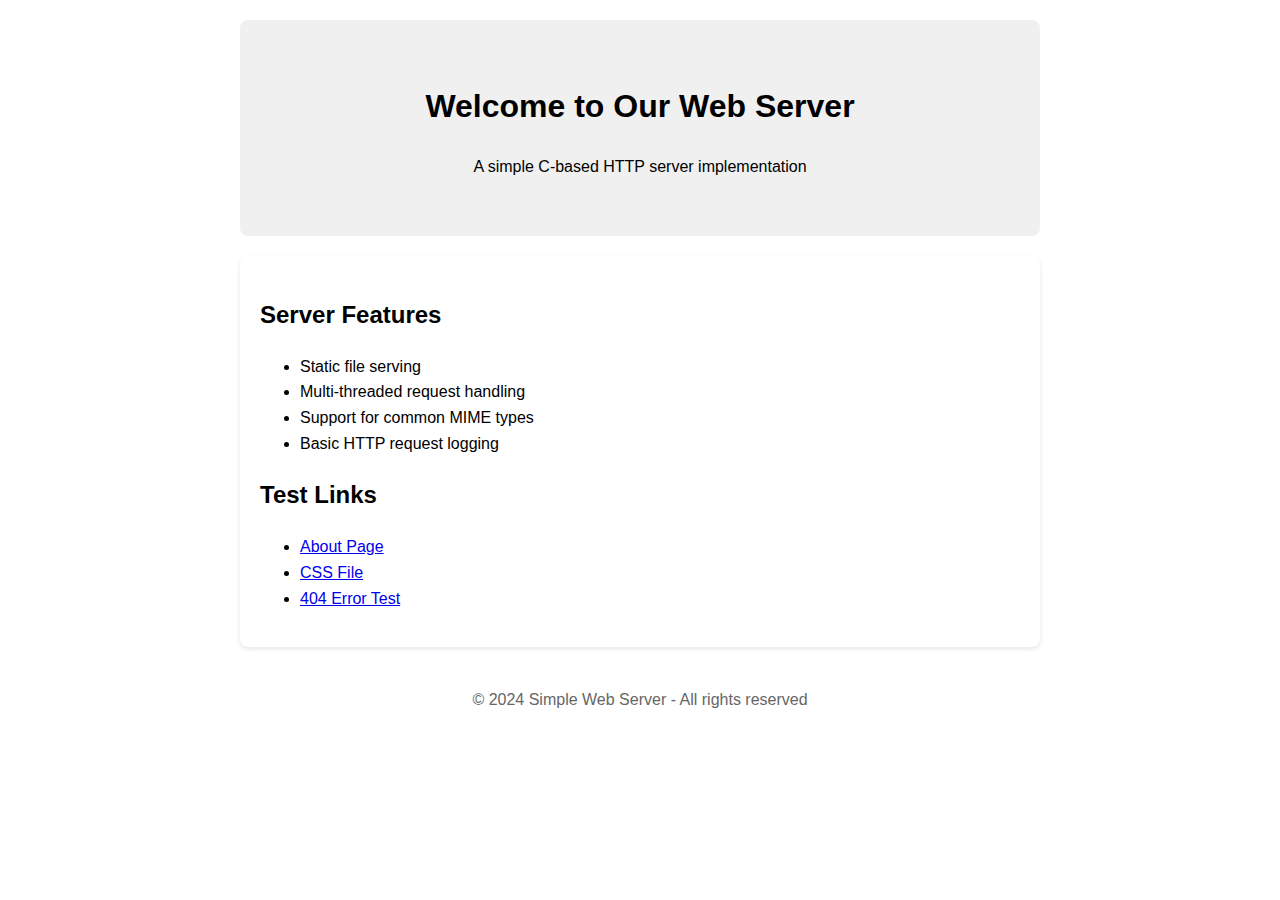
<file: index.html>
<!DOCTYPE html>
<html lang="en">

<head>
    <meta charset="UTF-8">
    <meta name="viewport" content="width=device-width, initial-scale=1.0">
    <title>Simple Web Server</title>
    <style>
        body {
            font-family: Arial, sans-serif;
            max-width: 800px;
            margin: 0 auto;
            padding: 20px;
            line-height: 1.6;
        }

        .header {
            text-align: center;
            padding: 40px 0;
            background: #f0f0f0;
            border-radius: 8px;
            margin-bottom: 20px;
        }

        .content {
            background: white;
            padding: 20px;
            border-radius: 8px;
            box-shadow: 0 2px 4px rgba(0, 0, 0, 0.1);
        }

        .footer {
            text-align: center;
            margin-top: 40px;
            color: #666;
        }
    </style>
</head>

<body>
    <div class="header">
        <h1>Welcome to Our Web Server</h1>
        <p>A simple C-based HTTP server implementation</p>
    </div>

    <div class="content">
        <h2>Server Features</h2>
        <ul>
            <li>Static file serving</li>
            <li>Multi-threaded request handling</li>
            <li>Support for common MIME types</li>
            <li>Basic HTTP request logging</li>
        </ul>

        <h2>Test Links</h2>
        <ul>
            <li><a href="about.html">About Page</a></li>
            <li><a href="styles.css">CSS File</a></li>
            <li><a href="nonexistent.html">404 Error Test</a></li>
        </ul>
    </div>

    <div class="footer">
        <p>&copy; 2024 Simple Web Server - All rights reserved</p>
    </div>
</body>

</html>
</file>
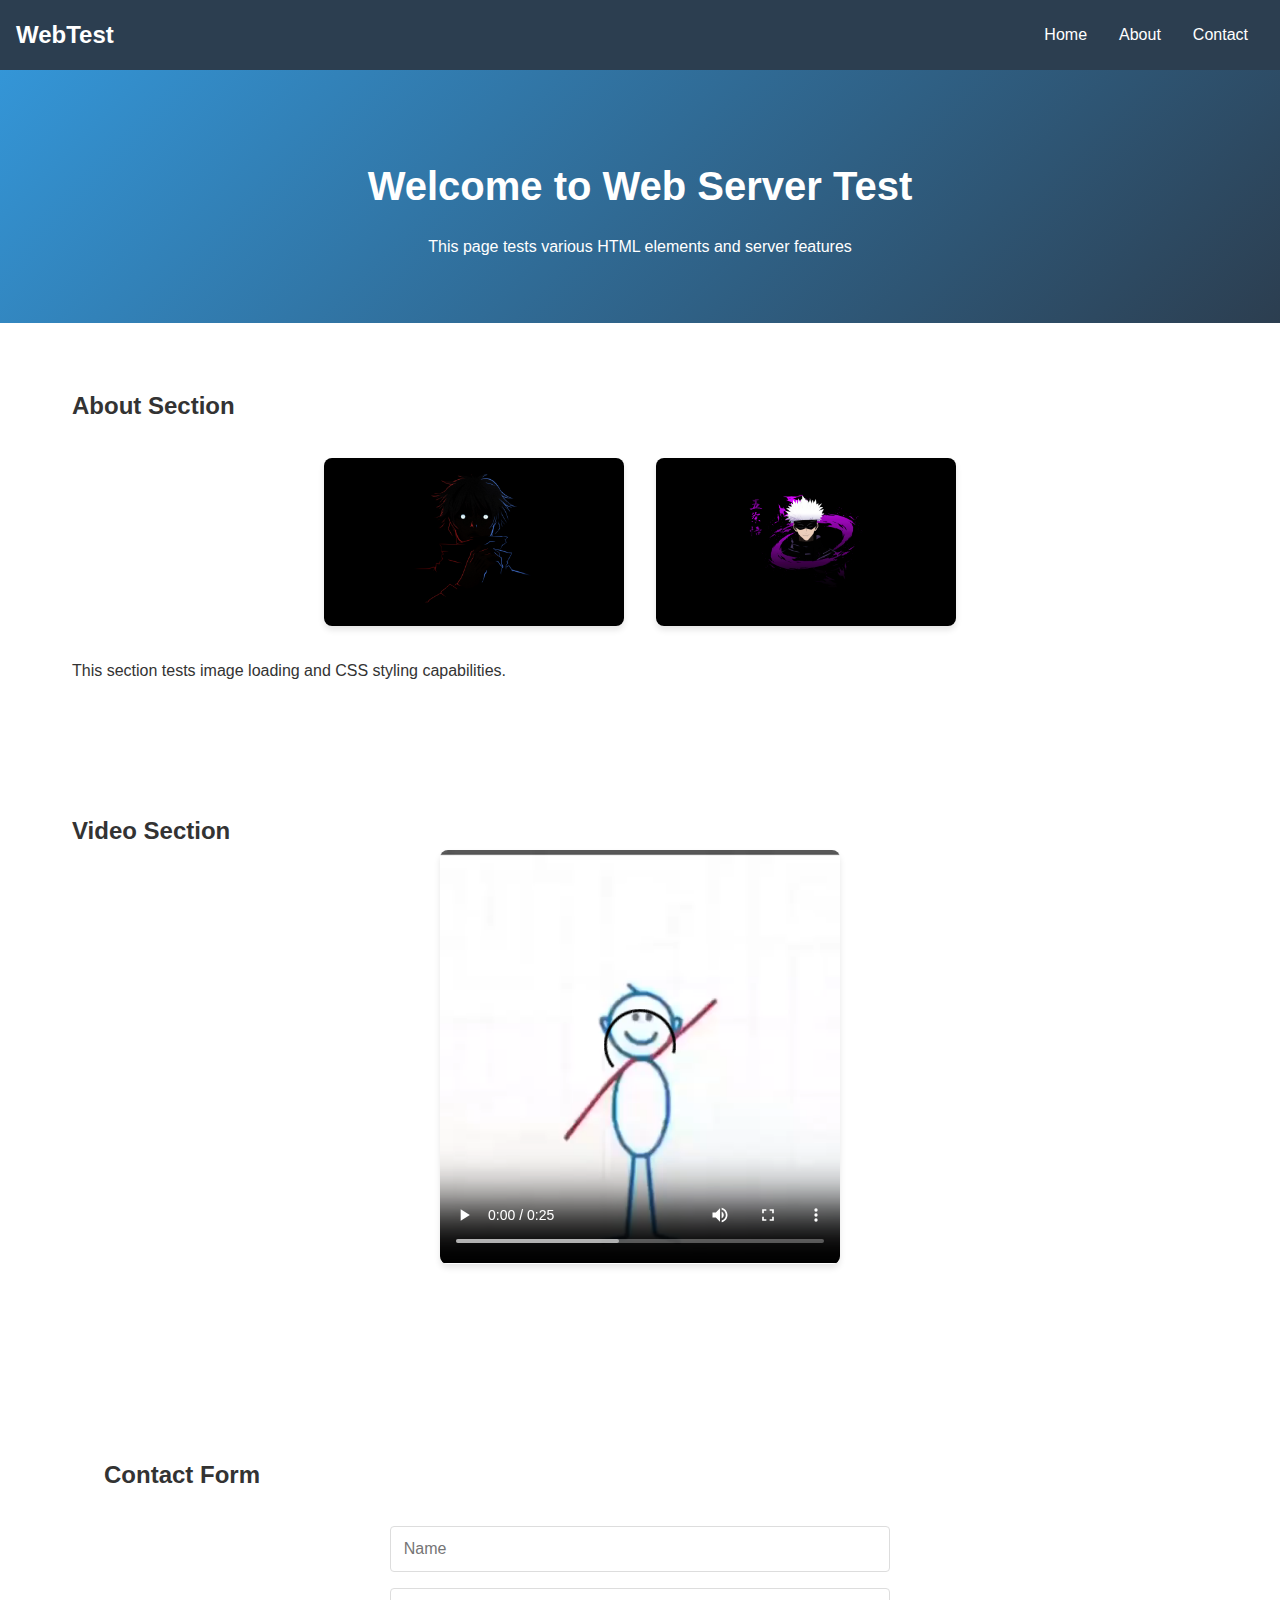
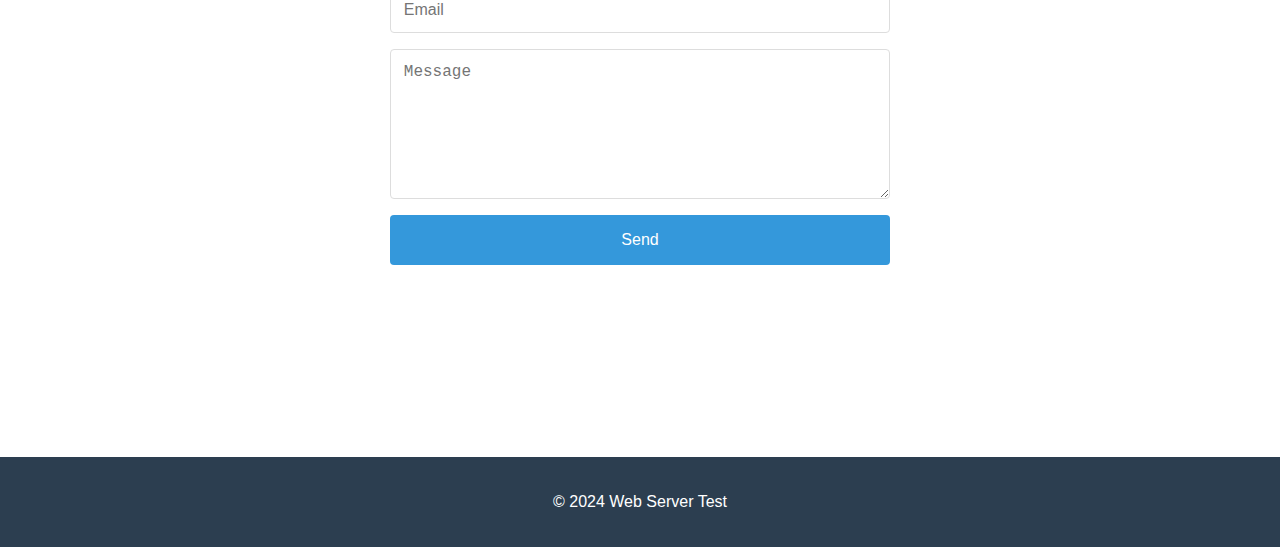
<file: web_page/index.html>
src/index.html
<!DOCTYPE html>
<html lang="en">

<head>
    <meta charset="UTF-8">
    <meta name="viewport" content="width=device-width, initial-scale=1.0">
    <title>Web Server Test</title>
    <link rel="stylesheet" href="styles.css">
</head>

<body>
    <nav>
        <div class="nav-logo">WebTest</div>
        <ul>
            <li><a href="#home">Home</a></li>
            <li><a href="#about">About</a></li>
            <li><a href="#contact">Contact</a></li>
        </ul>
    </nav>

    <header id="home">
        <h1>Welcome to Web Server Test</h1>
        <p>This page tests various HTML elements and server features</p>
    </header>

    <main>
        <section id="about" class="content-section">
            <h2>About Section</h2>
            <div class="image-container">
                <img src="img/test1.png" alt="Test Image 1" class="test-image">
                <img src="img/test2.png" alt="Test Image 2" class="test-image">
            </div>
            <p>This section tests image loading and CSS styling capabilities.</p>
        </section>

        <section id="video" class="content-section">
            <h2>Video Section</h2>
            <div class="video-container">
                <video controls width="100%" class="test-video">
                    <source src="vid/vid.mp4" type="video/mp4">
                    Your browser does not support the video tag.
                </video>
            </div>
        </section>

        <section id="contact" class="content-section">
            <section id="contact" class="content-section">
                <h2>Contact Form</h2>
                <form class="contact-form">
                    <input type="text" placeholder="Name" required>
                    <input type="email" placeholder="Email" required>
                    <textarea placeholder="Message"></textarea>
                    <button type="submit">Send</button>
                </form>
            </section>
    </main>

    <footer>
        <p>&copy; 2024 Web Server Test</p>
    </footer>
</body>

</html>
</file>
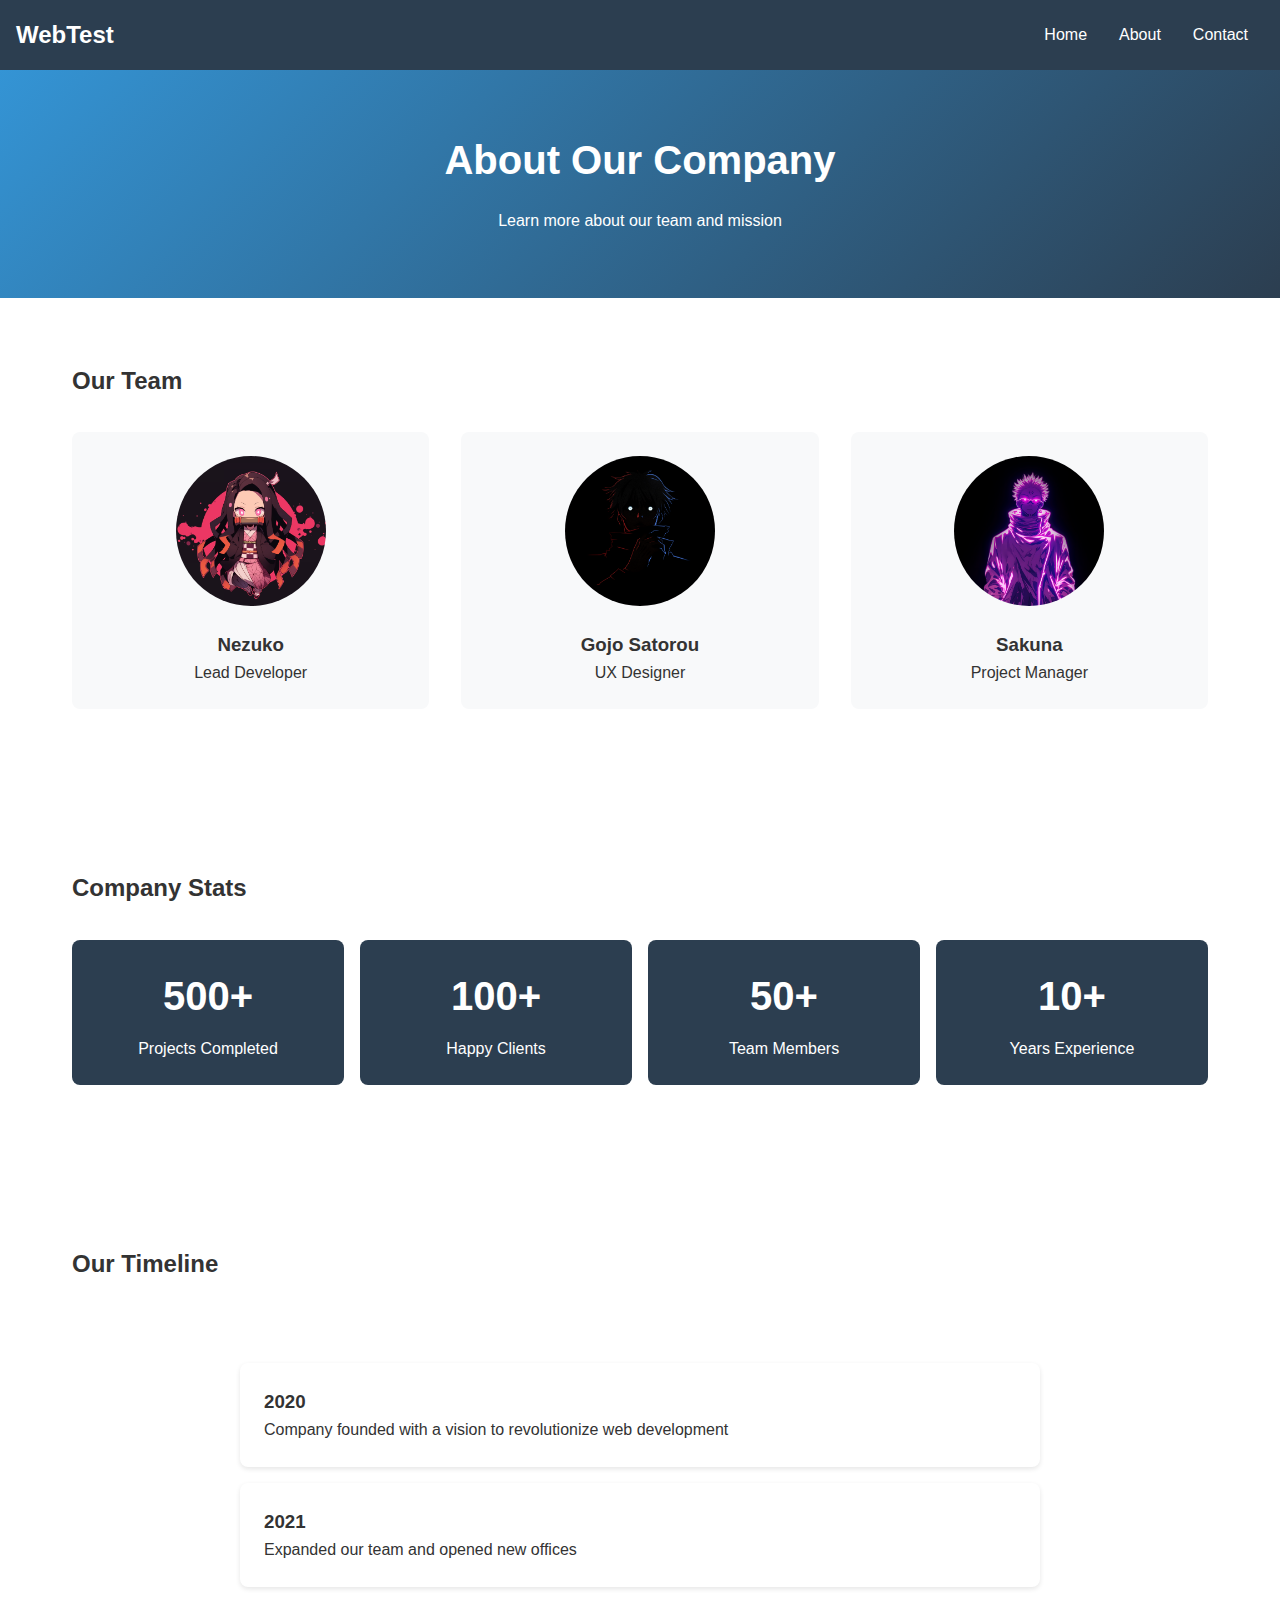
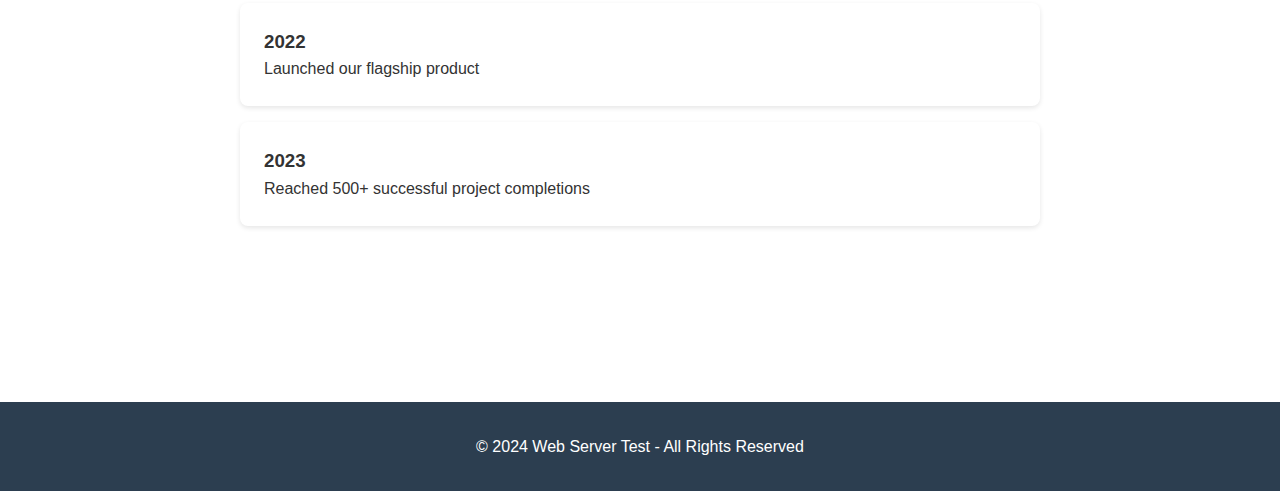
<file: src/test.html>
<!DOCTYPE html>
<html lang="en">

<head>
    <meta charset="UTF-8">
    <meta name="viewport" content="width=device-width, initial-scale=1.0">
    <title>About - Web Server Test</title>
    <link rel="stylesheet" href="styles.css">
</head>

<body>
    <nav>
        <div class="nav-logo">WebTest</div>
        <ul>
            <li><a href="index.html">Home</a></li>
            <li><a href="about.html">About</a></li>
            <li><a href="index.html#contact">Contact</a></li>
        </ul>
    </nav>

    <header>
        <h1>About Our Company</h1>
        <p>Learn more about our team and mission</p>
    </header>

    <main>
        <section class="content-section">
            <h2>Our Team</h2>
            <div class="team-grid">
                <div class="team-member">
                    <img src="img/test3.png" alt="Team Member 1" class="member-image">
                    <h3>Nezuko</h3>
                    <p>Lead Developer</p>
                </div>
                <div class="team-member">
                    <img src="img/test1.png" alt="Team Member 2" class="member-image">
                    <h3>Gojo Satorou</h3>
                    <p>UX Designer</p>
                </div>
                <div class="team-member">
                    <img src="img/sakuna.png" alt="Team Member 3" class="member-image">
                    <h3>Sakuna</h3>
                    <p>Project Manager</p>
                </div>
            </div>
        </section>

        <section class="content-section">
            <h2>Company Stats</h2>
            <div class="stats-container">
                <div class="stat-box">
                    <div class="stat-number">500+</div>
                    <div class="stat-label">Projects Completed</div>
                </div>
                <div class="stat-box">
                    <div class="stat-number">100+</div>
                    <div class="stat-label">Happy Clients</div>
                </div>
                <div class="stat-box">
                    <div class="stat-number">50+</div>
                    <div class="stat-label">Team Members</div>
                </div>
                <div class="stat-box">
                    <div class="stat-number">10+</div>
                    <div class="stat-label">Years Experience</div>
                </div>
            </div>
        </section>

        <section class="content-section">
            <h2>Our Timeline</h2>
            <div class="timeline">
                <div class="timeline-item">
                    <h3>2020</h3>
                    <p>Company founded with a vision to revolutionize web development</p>
                </div>
                <div class="timeline-item">
                    <h3>2021</h3>
                    <p>Expanded our team and opened new offices</p>
                </div>
                <div class="timeline-item">
                    <h3>2022</h3>
                    <p>Launched our flagship product</p>
                </div>
                <div class="timeline-item">
                    <h3>2023</h3>
                    <p>Reached 500+ successful project completions</p>
                </div>
            </div>
        </section>
    </main>

    <footer>
        <p>&copy; 2024 Web Server Test - All Rights Reserved</p>
    </footer>
</body>

</html>
</file>
<file: web_page/styles.css>
/* Reset and base styles */
* {
    margin: 0;
    padding: 0;
    box-sizing: border-box;
}

body {
    font-family: Arial, sans-serif;
    line-height: 1.6;
    color: #333;
}

/* Navigation */
nav {
    background-color: #2c3e50;
    padding: 1rem;
    display: flex;
    justify-content: space-between;
    align-items: center;
    position: fixed;
    width: 100%;
    top: 0;
}

.nav-logo {
    color: white;
    font-size: 1.5rem;
    font-weight: bold;
}

nav ul {
    display: flex;
    list-style: none;
}

nav ul li a {
    color: white;
    text-decoration: none;
    padding: 0.5rem 1rem;
    transition: color 0.3s ease;
}

nav ul li a:hover {
    color: #3498db;
}

/* Header */
header {
    padding: 8rem 2rem 4rem;
    text-align: center;
    background: linear-gradient(135deg, #3498db, #2c3e50);
    color: white;
}

header h1 {
    font-size: 2.5rem;
    margin-bottom: 1rem;
}

/* Main content */
.content-section {
    padding: 4rem 2rem;
    max-width: 1200px;
    margin: 0 auto;
}

.image-container {
    display: flex;
    justify-content: center;
    gap: 2rem;
    margin: 2rem 0;
}

.test-image {
    max-width: 300px;
    border-radius: 8px;
    box-shadow: 0 4px 6px rgba(0, 0, 0, 0.1);
    transition: transform 0.3s ease;
}

.test-image:hover {
    transform: scale(1.05);
}

/* Contact form */
.contact-form {
    display: flex;
    flex-direction: column;
    gap: 1rem;
    max-width: 500px;
    margin: 2rem auto;
}

.contact-form input,
.contact-form textarea {
    padding: 0.8rem;
    border: 1px solid #ddd;
    border-radius: 4px;
    font-size: 1rem;
}

.contact-form textarea {
    height: 150px;
    resize: vertical;
}

.contact-form button {
    background-color: #3498db;
    color: white;
    padding: 1rem;
    border: none;
    border-radius: 4px;
    cursor: pointer;
    font-size: 1rem;
    transition: background-color 0.3s ease;
}

.contact-form button:hover {
    background-color: #2980b9;
}

/* Footer */
footer {
    background-color: #2c3e50;
    color: white;
    text-align: center;
    padding: 2rem;
    margin-top: 2rem;
}

.video-container {
    margin: 2rem 0;
    width: 100%;
    max-width: 400px;
    margin: 0 auto;
}

.test-video {
    border-radius: 8px;
    box-shadow: 0 4px 6px rgba(0, 0, 0, 0.1);
}


/* Responsive design */
@media (max-width: 768px) {
    .image-container {
        flex-direction: column;
        align-items: center;
    }

    header h1 {
        font-size: 2rem;
    }

    .content-section {
        padding: 2rem 1rem;
    }
}
</file>
<file: src/styles.css>
/* Reset and base styles */
* {
    margin: 0;
    padding: 0;
    box-sizing: border-box;
}

body {
    font-family: Arial, sans-serif;
    line-height: 1.6;
    color: #333;
}

/* Navigation */
nav {
    background-color: #2c3e50;
    padding: 1rem;
    display: flex;
    justify-content: space-between;
    align-items: center;
    position: fixed;
    width: 100%;
    top: 0;
}

.nav-logo {
    color: white;
    font-size: 1.5rem;
    font-weight: bold;
}

nav ul {
    display: flex;
    list-style: none;
}

nav ul li a {
    color: white;
    text-decoration: none;
    padding: 0.5rem 1rem;
    transition: color 0.3s ease;
}

nav ul li a:hover {
    color: #3498db;
}

/* Header */
header {
    padding: 8rem 2rem 4rem;
    text-align: center;
    background: linear-gradient(135deg, #3498db, #2c3e50);
    color: white;
}

header h1 {
    font-size: 2.5rem;
    margin-bottom: 1rem;
}

/* Main content */
.content-section {
    padding: 4rem 2rem;
    max-width: 1200px;
    margin: 0 auto;
}

.image-container {
    display: flex;
    justify-content: center;
    gap: 2rem;
    margin: 2rem 0;
}

.test-image {
    max-width: 300px;
    border-radius: 8px;
    box-shadow: 0 4px 6px rgba(0, 0, 0, 0.1);
    transition: transform 0.3s ease;
}

.test-image:hover {
    transform: scale(1.05);
}

/* Contact form */
.contact-form {
    display: flex;
    flex-direction: column;
    gap: 1rem;
    max-width: 500px;
    margin: 2rem auto;
}

.contact-form input,
.contact-form textarea {
    padding: 0.8rem;
    border: 1px solid #ddd;
    border-radius: 4px;
    font-size: 1rem;
}

.contact-form textarea {
    height: 150px;
    resize: vertical;
}

.contact-form button {
    background-color: #3498db;
    color: white;
    padding: 1rem;
    border: none;
    border-radius: 4px;
    cursor: pointer;
    font-size: 1rem;
    transition: background-color 0.3s ease;
}

.contact-form button:hover {
    background-color: #2980b9;
}

/* Footer */
footer {
    background-color: #2c3e50;
    color: white;
    text-align: center;
    padding: 2rem;
    margin-top: 2rem;
}

/* Responsive design */
@media (max-width: 768px) {
    .image-container {
        flex-direction: column;
        align-items: center;
    }

    header h1 {
        font-size: 2rem;
    }

    .content-section {
        padding: 2rem 1rem;
    }
}

.team-grid {
    display: grid;
    grid-template-columns: repeat(auto-fit, minmax(250px, 1fr));
    gap: 2rem;
    padding: 2rem 0;
}

.team-member {
    text-align: center;
    padding: 1.5rem;
    background: #f8f9fa;
    border-radius: 8px;
    transition: transform 0.3s ease;
}

.team-member:hover {
    transform: translateY(-5px);
    box-shadow: 0 5px 15px rgba(0, 0, 0, 0.1);
}

.member-image {
    width: 150px;
    height: 150px;
    border-radius: 50%;
    margin-bottom: 1rem;
    object-fit: cover;
}

.timeline {
    position: relative;
    max-width: 800px;
    margin: 2rem auto;
    padding: 2rem 0;
}

.timeline-item {
    padding: 1.5rem;
    background: #fff;
    border-radius: 8px;
    margin: 1rem 0;
    box-shadow: 0 2px 5px rgba(0, 0, 0, 0.1);
}

.stats-container {
    display: grid;
    grid-template-columns: repeat(auto-fit, minmax(200px, 1fr));
    gap: 1rem;
    margin: 2rem 0;
}

.stat-box {
    background: #2c3e50;
    color: white;
    padding: 1.5rem;
    border-radius: 8px;
    text-align: center;
}

.stat-number {
    font-size: 2.5rem;
    font-weight: bold;
    margin-bottom: 0.5rem;
}
</file>
